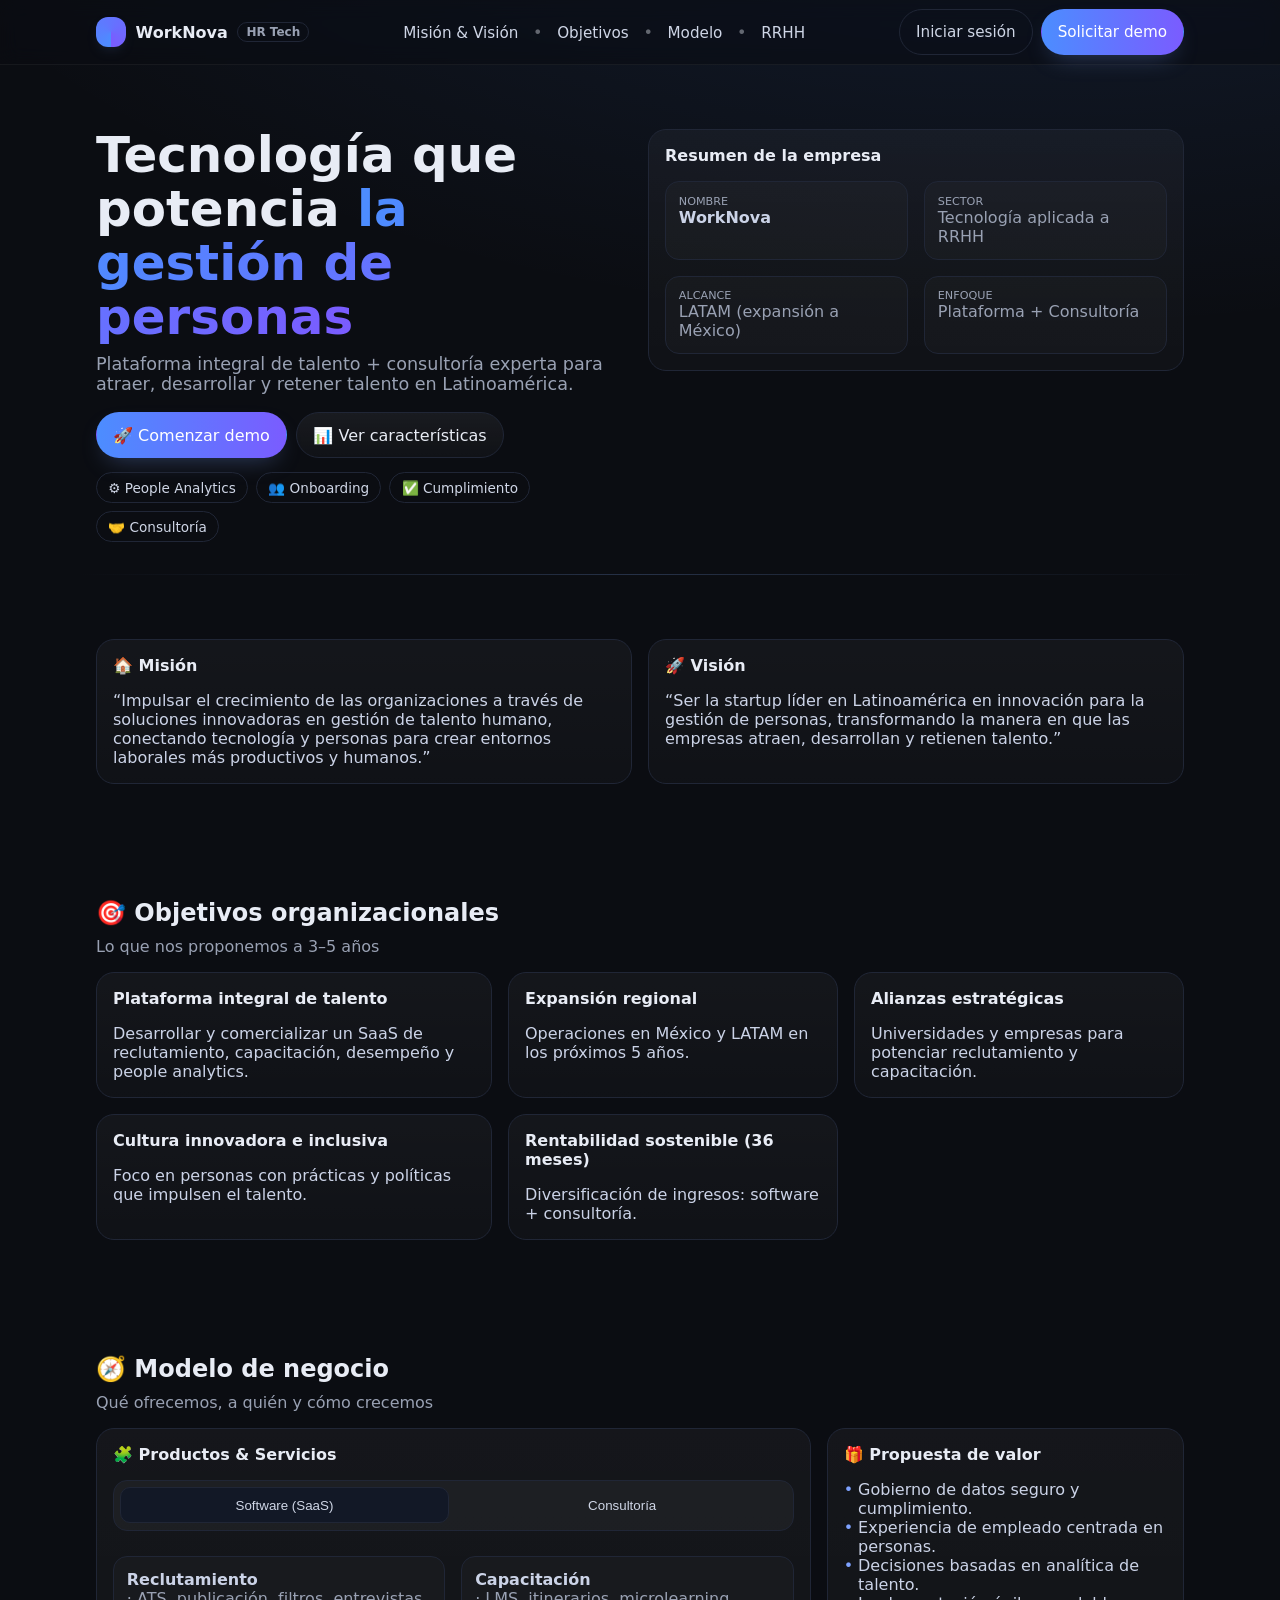
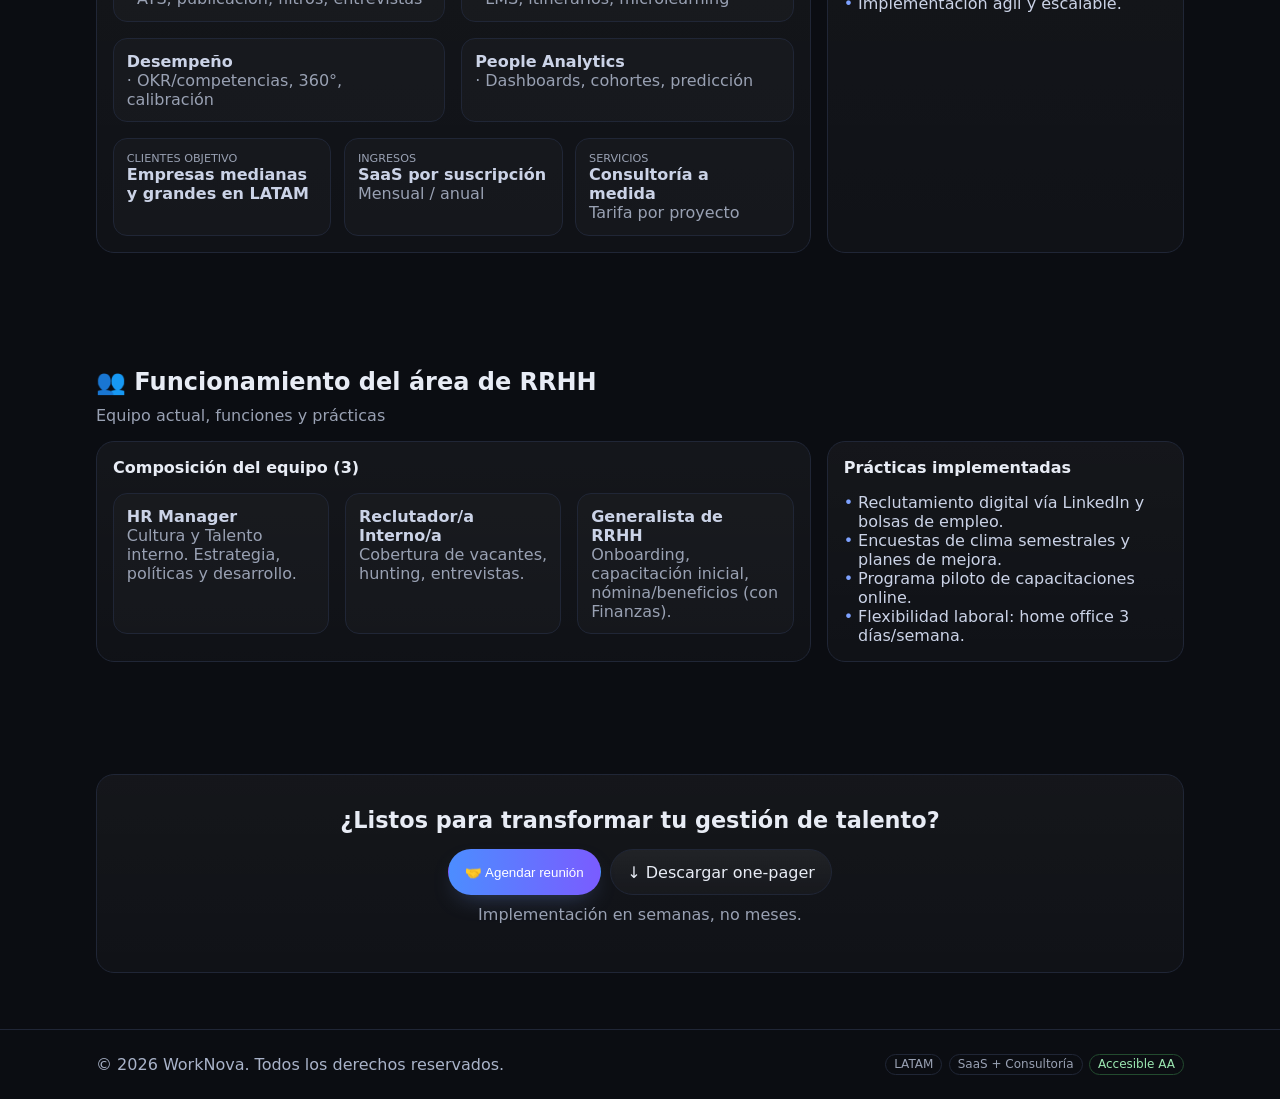
<file: index.html>
<!DOCTYPE html>
<html lang="es">
<head>
  <meta charset="utf-8" />
  <meta name="viewport" content="width=device-width, initial-scale=1" />
  <title>WorkNova · HR Tech</title>
  <meta name="description" content="WorkNova: Plataforma integral de talento + consultoría en RRHH para LATAM." />
  <style>
    :root{
      --bg: #0b0d12; /* deep slate */
      --card: #11151d;
      --muted: #99a1b3;
      --text: #e8ecf5;
      --primary: #4c8dff;
      --primary-2: #7a5cff;
      --ring: rgba(124, 164, 255, .35);
      --border: #202636;
      --ok: #22c55e;
    }
    *{box-sizing:border-box}
    html{scroll-behavior:smooth}
    body{margin:0;font-family:ui-sans-serif,system-ui,-apple-system,Segoe UI,Roboto,Ubuntu,Inter,Arial; color:var(--text); background:
      radial-gradient(1200px 600px at 80% -10%, rgba(76,141,255,.15), transparent),
      radial-gradient(900px 500px at -10% -20%, rgba(122,92,255,.15), transparent),
      var(--bg);
    }
    a{color:inherit;text-decoration:none}
    .container{max-width:1120px;margin:auto;padding:0 1rem}
    .btn{display:inline-flex;align-items:center;gap:.5rem;padding:.8rem 1rem;border-radius:999px;border:1px solid var(--border);background:linear-gradient(180deg,rgba(255,255,255,.06),rgba(255,255,255,.02));color:var(--text);cursor:pointer}
    .btn.primary{border-color:transparent;background:linear-gradient(90deg,var(--primary),var(--primary-2));color:#fff;box-shadow:0 10px 24px -10px var(--ring)}
    .btn.ghost{background:transparent}
    .btn:focus{outline:2px solid var(--ring);outline-offset:2px}
    .badge{display:inline-flex;align-items:center;border:1px solid var(--border);padding:.15rem .5rem;border-radius:999px;font-size:.75rem;color:var(--muted)}
    header{position:sticky;top:0;backdrop-filter:saturate(140%) blur(10px);background:rgba(11,13,18,.6);border-bottom:1px solid rgba(255,255,255,.05);z-index:50}
    .nav{height:64px;display:flex;align-items:center;justify-content:space-between}
    .nav a{font-size:.95rem; color:#cfd6e6}
    .nav a:hover{text-decoration:underline}
    .brand{display:flex;align-items:center;gap:.6rem;font-weight:800}
    .logo{width:30px;height:30px;border-radius:12px;background:conic-gradient(from 180deg at 50% 50%, var(--primary), var(--primary-2));box-shadow:0 6px 16px -8px var(--ring)}

    /* Layout helpers */
    .grid{display:grid;gap:1rem}
    @media(min-width:768px){.grid-md-2{grid-template-columns:1fr 1fr}}
    @media(min-width:1024px){.grid-lg-3{grid-template-columns:1.2fr 1fr 1fr}}
    .section{padding:56px 1rem;scroll-margin-top:64px}

    .card{background:linear-gradient(180deg, rgba(255,255,255,.04), rgba(255,255,255,.02)); border:1px solid var(--border); border-radius:18px}
    .card .hd{padding:1rem 1rem 0;font-weight:700}
    .card .bd{padding:1rem;color:#cbd3e7}

    .muted{color:var(--muted)}
    .title-xl{font-size:clamp(1.8rem, 2.4vw + 1.2rem, 3.2rem);line-height:1.08;margin:0}
    .title-lg{font-size:1.5rem;margin:.2rem 0 .8rem}

    .pill{border:1px solid var(--border);border-radius:999px;padding:.4rem .7rem;display:inline-flex;align-items:center;gap:.4rem;font-size:.85rem;color:#cfd6e6}

    .hero{padding:64px 1rem 24px}
    .hero .kicker{display:flex;flex-wrap:wrap;gap:.5rem;margin-top:14px}

    .sep{height:1px;background:linear-gradient(90deg,transparent,#263147,transparent); margin:8px auto; max-width:1120px}

    .list{margin:0;padding:0;list-style:none}
    .list li{padding-left:.9rem;position:relative}
    .list li:before{content:"•";position:absolute;left:0;color:#7ea2ff}

    .chip{display:inline-flex;flex-direction:column;padding:.8rem;border-radius:14px;border:1px solid var(--border);background:rgba(255,255,255,.02)}
    .chip .cap{font-size:.7rem;color:var(--muted);text-transform:uppercase}

    /* Tabs */
    .tabs{display:grid;gap:.8rem}
    .tab-bar{display:grid;grid-template-columns:1fr 1fr;gap:.6rem;background:rgba(255,255,255,.04);border:1px solid var(--border);padding:.4rem;border-radius:14px}
    .tab-btn{padding:.6rem;border:0;border-radius:10px;color:#cfd6e6;background:transparent;cursor:pointer}
    .tab-btn[aria-selected="true"]{background:#121826;border:1px solid var(--border)}
    .tab-panel{display:none}
    .tab-panel[aria-hidden="false"]{display:block}

    /* Animations */
    .fade-up{opacity:0; transform:translateY(10px); transition:opacity .5s ease, transform .5s ease}
    .fade-up.show{opacity:1; transform:translateY(0)}

    /* Footer */
    footer{border-top:1px solid var(--border); padding:24px 0; color:#a9b3c9}

    /* Menú móvil */
    .menu-btn{display:none;width:42px;height:42px;border-radius:12px;border:1px solid var(--border);background:transparent;color:var(--text);cursor:pointer;font-size:1.2rem}
    .mobile-nav{display:none;border-top:1px solid rgba(255,255,255,.05);padding:.6rem 1rem 1rem}
    .mobile-nav a:not(.btn){display:block;padding:.75rem .4rem;border-bottom:1px solid rgba(255,255,255,.05);color:#cfd6e6}
    .mobile-nav .btn{width:100%;justify-content:center;margin-top:.6rem}
    header.open .mobile-nav{display:block}

    /* Ventana de contacto */
    .modal-bg{position:fixed;inset:0;background:rgba(0,0,0,.6);display:none;place-items:center;padding:1rem;z-index:100}
    .modal-bg.show{display:grid}
    .modal{width:min(520px,100%);background:var(--card);border:1px solid var(--border);border-radius:18px;padding:1.4rem;box-shadow:0 30px 80px rgba(0,0,0,.5)}
    .modal h3{margin:0 0 .3rem;font-size:1.3rem}
    .field{margin-top:.8rem}
    .field label{display:block;font-size:.85rem;color:#cfd6e6;margin-bottom:.3rem}
    .field input,.field textarea,.field select{width:100%;padding:.7rem .8rem;border-radius:12px;border:1px solid var(--border);background:#0d1118;color:var(--text);font:inherit}
    .field input:focus,.field textarea:focus,.field select:focus{outline:2px solid var(--ring);border-color:transparent}
    .field textarea{min-height:90px;resize:vertical}

    /* Responsive */
    @media (max-width:860px){
      .hide-sm,.desk-only{display:none !important}
      .menu-btn{display:inline-grid;place-items:center}
      .stack-sm{grid-template-columns:1fr !important}
      .hero{padding:40px 1rem 16px}
      .section{padding:40px 1rem}
    }
  </style>
</head>
<body>
  <header>
    <div class="container nav">
      <div class="brand">
        <div class="logo" aria-hidden="true"></div>
        <span>WorkNova</span>
        <span class="badge" aria-label="Rubro">HR Tech</span>
      </div>
      <nav class="hide-sm">
        <a href="#mision-vision">Misión & Visión</a>
        <span style="opacity:.4;margin:0 .6rem">•</span>
        <a href="#objetivos">Objetivos</a>
        <span style="opacity:.4;margin:0 .6rem">•</span>
        <a href="#modelo">Modelo</a>
        <span style="opacity:.4;margin:0 .6rem">•</span>
        <a href="#rrhh">RRHH</a>
      </nav>
      <div style="display:flex;gap:.5rem;align-items:center">
        <a class="btn ghost desk-only" href="sistema.html" role="button" aria-label="Iniciar sesión">Iniciar sesión</a>
        <a class="btn primary desk-only" href="demo.html" role="button" aria-label="Solicitar demo">Solicitar demo</a>
        <button class="menu-btn" type="button" aria-label="Abrir menú" aria-expanded="false" data-menu>☰</button>
      </div>
    </div>
    <nav class="mobile-nav" aria-label="Menú">
      <a href="#mision-vision">Misión & Visión</a>
      <a href="#objetivos">Objetivos</a>
      <a href="#modelo">Modelo</a>
      <a href="#rrhh">RRHH</a>
      <a class="btn" href="sistema.html">Iniciar sesión</a>
      <a class="btn primary" href="demo.html">Solicitar demo</a>
    </nav>
  </header>

  <section class="container hero grid grid-md-2">
    <div class="fade-up show" style="transition-delay:.05s">
      <h1 class="title-xl">Tecnología que potencia <span style="background:linear-gradient(90deg,var(--primary),var(--primary-2));-webkit-background-clip:text;background-clip:text;color:transparent">la gestión de personas</span></h1>
      <p class="muted" style="margin-top:.6rem;font-size:1.1rem">Plataforma integral de talento + consultoría experta para atraer, desarrollar y retener talento en Latinoamérica.</p>
      <div style="margin-top:1rem;display:flex;gap:.6rem;flex-wrap:wrap">
        <a class="btn primary" href="demo.html" role="button">🚀 Comenzar demo</a>
        <a class="btn" href="#modelo">📊 Ver características</a>
      </div>
      <div class="kicker">
        <span class="pill">⚙️ People Analytics</span>
        <span class="pill">👥 Onboarding</span>
        <span class="pill">✅ Cumplimiento</span>
        <span class="pill">🤝 Consultoría</span>
      </div>
    </div>
    <div class="fade-up show" style="transition-delay:.12s">
      <div class="card">
        <div class="hd">Resumen de la empresa</div>
        <div class="bd grid stack-sm" style="grid-template-columns:1fr 1fr;gap:1rem">
          <div class="chip"><span class="cap">Nombre</span><strong>WorkNova</strong></div>
          <div class="chip"><span class="cap">Sector</span><span class="muted">Tecnología aplicada a RRHH</span></div>
          <div class="chip"><span class="cap">Alcance</span><span class="muted">LATAM (expansión a México)</span></div>
          <div class="chip"><span class="cap">Enfoque</span><span class="muted">Plataforma + Consultoría</span></div>
        </div>
      </div>
    </div>
  </section>

  <div class="sep" aria-hidden="true"></div>

  <section id="mision-vision" class="section container grid grid-md-2">
    <div class="card fade-up"><div class="hd">🏠 Misión</div><div class="bd">“Impulsar el crecimiento de las organizaciones a través de soluciones innovadoras en gestión de talento humano, conectando tecnología y personas para crear entornos laborales más productivos y humanos.”</div></div>
    <div class="card fade-up" style="transition-delay:.06s"><div class="hd">🚀 Visión</div><div class="bd">“Ser la startup líder en Latinoamérica en innovación para la gestión de personas, transformando la manera en que las empresas atraen, desarrollan y retienen talento.”</div></div>
  </section>

  <section id="objetivos" class="section container">
    <h2 class="title-lg">🎯 Objetivos organizacionales</h2>
    <p class="muted" style="margin-top:-.2rem">Lo que nos proponemos a 3–5 años</p>
    <div class="grid grid-md-2 grid-lg-3" style="margin-top:1rem">
      <div class="card fade-up"><div class="hd">Plataforma integral de talento</div><div class="bd">Desarrollar y comercializar un SaaS de reclutamiento, capacitación, desempeño y people analytics.</div></div>
      <div class="card fade-up" style="transition-delay:.04s"><div class="hd">Expansión regional</div><div class="bd">Operaciones en México y LATAM en los próximos 5 años.</div></div>
      <div class="card fade-up" style="transition-delay:.08s"><div class="hd">Alianzas estratégicas</div><div class="bd">Universidades y empresas para potenciar reclutamiento y capacitación.</div></div>
      <div class="card fade-up" style="transition-delay:.12s"><div class="hd">Cultura innovadora e inclusiva</div><div class="bd">Foco en personas con prácticas y políticas que impulsen el talento.</div></div>
      <div class="card fade-up" style="transition-delay:.16s"><div class="hd">Rentabilidad sostenible (36 meses)</div><div class="bd">Diversificación de ingresos: software + consultoría.</div></div>
    </div>
  </section>

  <section id="modelo" class="section container">
    <h2 class="title-lg">🧭 Modelo de negocio</h2>
    <p class="muted" style="margin-top:-.2rem">Qué ofrecemos, a quién y cómo crecemos</p>
    <div class="grid stack-sm" style="grid-template-columns:2fr 1fr;gap:1rem">
      <div class="card fade-up">
        <div class="hd">🧩 Productos & Servicios</div>
        <div class="bd">
          <div class="tabs" data-tabs>
            <div class="tab-bar" role="tablist" aria-label="Productos y servicios">
              <button class="tab-btn" role="tab" aria-selected="true" aria-controls="panel-software" id="tab-software">Software (SaaS)</button>
              <button class="tab-btn" role="tab" aria-selected="false" aria-controls="panel-consultoria" id="tab-consultoria">Consultoría</button>
            </div>
            <div id="panel-software" class="tab-panel" role="tabpanel" aria-labelledby="tab-software" aria-hidden="false">
              <div class="grid grid-md-2" style="margin-top:.8rem">
                <div class="chip"><strong>Reclutamiento</strong><span class="muted">· ATS, publicación, filtros, entrevistas</span></div>
                <div class="chip"><strong>Capacitación</strong><span class="muted">· LMS, itinerarios, microlearning</span></div>
                <div class="chip"><strong>Desempeño</strong><span class="muted">· OKR/competencias, 360°, calibración</span></div>
                <div class="chip"><strong>People Analytics</strong><span class="muted">· Dashboards, cohortes, predicción</span></div>
              </div>
            </div>
            <div id="panel-consultoria" class="tab-panel" role="tabpanel" aria-labelledby="tab-consultoria" aria-hidden="true">
              <div class="grid grid-md-2" style="margin-top:.8rem">
                <div class="chip"><strong>Selección & Headhunting</strong><span class="muted">· Perfiles clave, assessment center</span></div>
                <div class="chip"><strong>Compensaciones & Beneficios</strong><span class="muted">· Bandas, equidad interna, paquetes</span></div>
                <div class="chip"><strong>Clima & Cultura</strong><span class="muted">· Encuestas, workshops, acción</span></div>
                <div class="chip"><strong>Desarrollo Organizacional</strong><span class="muted">· Mapa de talento, sucesión</span></div>
              </div>
            </div>
          </div>

          <div class="grid stack-sm" style="grid-template-columns:repeat(3,1fr);gap:.8rem;margin-top:1rem">
            <div class="chip"><span class="cap">Clientes objetivo</span><strong>Empresas medianas y grandes en LATAM</strong></div>
            <div class="chip"><span class="cap">Ingresos</span><strong>SaaS por suscripción</strong><span class="muted">Mensual / anual</span></div>
            <div class="chip"><span class="cap">Servicios</span><strong>Consultoría a medida</strong><span class="muted">Tarifa por proyecto</span></div>
          </div>
        </div>
      </div>

      <div class="card fade-up" style="transition-delay:.06s">
        <div class="hd">🎁 Propuesta de valor</div>
        <div class="bd">
          <ul class="list">
            <li>Gobierno de datos seguro y cumplimiento.</li>
            <li>Experiencia de empleado centrada en personas.</li>
            <li>Decisiones basadas en analítica de talento.</li>
            <li>Implementación ágil y escalable.</li>
          </ul>
        </div>
      </div>
    </div>
  </section>

  <section id="rrhh" class="section container">
    <h2 class="title-lg">👥 Funcionamiento del área de RRHH</h2>
    <p class="muted" style="margin-top:-.2rem">Equipo actual, funciones y prácticas</p>

    <div class="grid stack-sm" style="grid-template-columns:2fr 1fr;gap:1rem">
      <div class="card fade-up">
        <div class="hd">Composición del equipo (3)</div>
        <div class="bd grid stack-sm" style="grid-template-columns:repeat(3,1fr)">
          <div class="chip"><strong>HR Manager</strong><span class="muted">Cultura y Talento interno. Estrategia, políticas y desarrollo.</span></div>
          <div class="chip"><strong>Reclutador/a Interno/a</strong><span class="muted">Cobertura de vacantes, hunting, entrevistas.</span></div>
          <div class="chip"><strong>Generalista de RRHH</strong><span class="muted">Onboarding, capacitación inicial, nómina/beneficios (con Finanzas).</span></div>
        </div>
      </div>

      <div class="card fade-up" style="transition-delay:.08s">
        <div class="hd">Prácticas implementadas</div>
        <div class="bd">
          <ul class="list">
            <li>Reclutamiento digital vía LinkedIn y bolsas de empleo.</li>
            <li>Encuestas de clima semestrales y planes de mejora.</li>
            <li>Programa piloto de capacitaciones online.</li>
            <li>Flexibilidad laboral: home office 3 días/semana.</li>
          </ul>
        </div>
      </div>
    </div>
  </section>

  <section id="cta" class="section container">
    <div class="card fade-up" style="text-align:center;padding:1rem">
      <div class="hd" style="font-size:1.4rem">¿Listos para transformar tu gestión de talento?</div>
      <div class="bd">
        <div style="display:flex;gap:.6rem;justify-content:center;flex-wrap:wrap">
          <button class="btn primary" type="button" data-contacto>🤝 Agendar reunión</button>
          <a class="btn" href="onepager.html" target="_blank" rel="noopener">↓ Descargar one‑pager</a>
        </div>
        <p class="muted" style="margin-top:.6rem">Implementación en semanas, no meses.</p>
      </div>
    </div>
  </section>

  <div class="modal-bg" data-modal role="dialog" aria-modal="true" aria-labelledby="contacto-titulo">
    <form class="modal" data-form>
      <h3 id="contacto-titulo">Agendar una reunión</h3>
      <p class="muted" style="margin:0">Dejanos tus datos y te respondemos para coordinar día y horario.</p>
      <div class="field"><label for="c-nombre">Nombre y apellido</label><input id="c-nombre" name="nombre" required autocomplete="name"></div>
      <div class="field"><label for="c-empresa">Empresa</label><input id="c-empresa" name="empresa" autocomplete="organization"></div>
      <div class="field"><label for="c-email">Correo electrónico</label><input id="c-email" name="email" type="email" required autocomplete="email"></div>
      <div class="field"><label for="c-interes">Me interesa</label><select id="c-interes" name="interes"><option>Plataforma (SaaS)</option><option>Consultoría</option><option>Ambas</option></select></div>
      <div class="field"><label for="c-msg">Mensaje (opcional)</label><textarea id="c-msg" name="mensaje" placeholder="Cantidad de empleados, horarios que te quedan cómodos…"></textarea></div>
      <div style="display:flex;gap:.6rem;justify-content:flex-end;margin-top:1.1rem;flex-wrap:wrap">
        <button class="btn" type="button" data-cerrar>Cancelar</button>
        <button class="btn primary" type="submit">Enviar solicitud</button>
      </div>
      <p class="muted" style="font-size:.8rem;margin:.8rem 0 0">Se abrirá tu programa de correo con el mensaje listo para enviar.</p>
    </form>
  </div>

  <footer>
    <div class="container" style="display:flex;align-items:center;justify-content:space-between;gap:.8rem;flex-wrap:wrap">
      <div>© <span id="y"></span> WorkNova. Todos los derechos reservados.</div>
      <div style="display:flex;gap:.4rem;flex-wrap:wrap">
        <span class="badge">LATAM</span>
        <span class="badge">SaaS + Consultoría</span>
        <span class="badge" style="border-color:#234b2f;color:#9ce8b2">Accesible AA</span>
      </div>
    </div>
  </footer>

  <script>
    // Año del footer
    document.getElementById('y').textContent = new Date().getFullYear();

    // Tabs accesibles (sin frameworks)
    document.querySelectorAll('[data-tabs]').forEach(function(tabs){
      const btns = tabs.querySelectorAll('[role="tab"]');
      const panels = tabs.querySelectorAll('[role="tabpanel"]');
      function activate(id){
        btns.forEach(b=>{b.setAttribute('aria-selected', b.id===id);});
        panels.forEach(p=>{p.setAttribute('aria-hidden', p.getAttribute('aria-labelledby')!==id);});
      }
      btns.forEach(btn=>{
        btn.addEventListener('click', ()=>activate(btn.id));
        btn.addEventListener('keydown', (e)=>{
          const i = Array.from(btns).indexOf(document.activeElement);
          if(e.key==='ArrowRight') btns[(i+1)%btns.length].focus();
          if(e.key==='ArrowLeft') btns[(i-1+btns.length)%btns.length].focus();
        });
      });
    });

    // Animación de aparición en scroll
    const observer = new IntersectionObserver((entries)=>{
      entries.forEach(e=>{ if(e.isIntersecting) e.target.classList.add('show'); });
    }, {threshold: .08});

    document.querySelectorAll('.fade-up').forEach(el=>observer.observe(el));

    // Menú móvil
    const header = document.querySelector('header');
    const menuBtn = document.querySelector('[data-menu]');
    menuBtn.addEventListener('click', ()=>{
      const abierto = header.classList.toggle('open');
      menuBtn.setAttribute('aria-expanded', abierto); menuBtn.textContent = abierto ? '✕' : '☰';
    });
    document.querySelectorAll('.mobile-nav a').forEach(a=>a.addEventListener('click', ()=>{ header.classList.remove('open'); menuBtn.textContent='☰'; menuBtn.setAttribute('aria-expanded', false); }));

    // Agendar reunión: arma un correo listo para enviar
    const CONTACTO_EMAIL = 'contacto@worknova.com'; // ← cambiá esta dirección por la real
    const modal = document.querySelector('[data-modal]');
    const abrir = ()=>{ modal.classList.add('show'); document.getElementById('c-nombre').focus(); };
    const cerrar = ()=> modal.classList.remove('show');
    document.querySelectorAll('[data-contacto]').forEach(b=>b.addEventListener('click', abrir));
    modal.querySelector('[data-cerrar]').addEventListener('click', cerrar);
    modal.addEventListener('click', e=>{ if(e.target===modal) cerrar(); });
    document.addEventListener('keydown', e=>{ if(e.key==='Escape') cerrar(); });
    document.querySelector('[data-form]').addEventListener('submit', e=>{
      e.preventDefault();
      const f = Object.fromEntries(new FormData(e.target));
      const asunto = `Solicitud de reunión – ${f.empresa || f.nombre}`;
      const cuerpo = `Nombre: ${f.nombre}\nEmpresa: ${f.empresa || '-'}\nCorreo: ${f.email}\nInterés: ${f.interes}\n\n${f.mensaje || ''}`;
      window.location.href = `mailto:${CONTACTO_EMAIL}?subject=${encodeURIComponent(asunto)}&body=${encodeURIComponent(cuerpo)}`;
      cerrar(); e.target.reset();
    });
  </script>
</body>
</html>
</file>
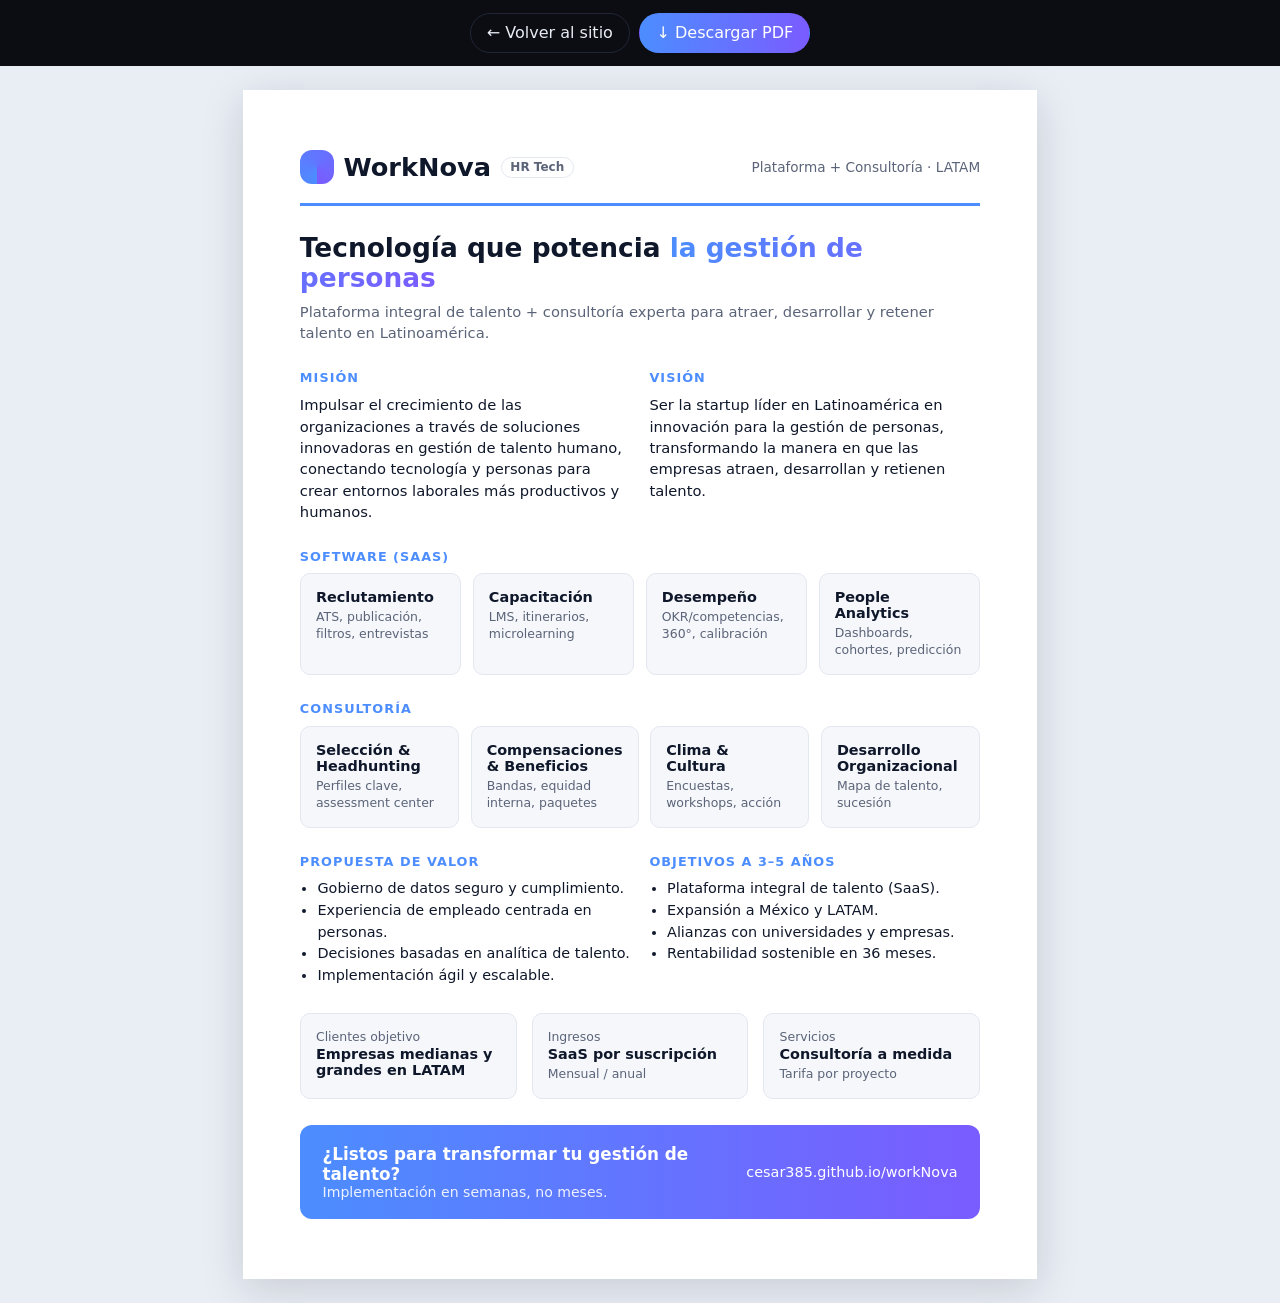
<file: onepager.html>
<!DOCTYPE html>
<html lang="es">
<head>
  <meta charset="utf-8" />
  <meta name="viewport" content="width=device-width, initial-scale=1" />
  <title>WorkNova · One-pager</title>
  <meta name="description" content="Resumen de una página de WorkNova: plataforma de talento + consultoría en RRHH." />
  <style>
    :root{ --primary:#4c8dff; --primary-2:#7a5cff; --text:#0f172a; --muted:#5b6478; --border:#e3e7ef; --soft:#f5f7fb; }
    *{box-sizing:border-box}
    body{margin:0;font-family:ui-sans-serif,system-ui,-apple-system,Segoe UI,Roboto,Ubuntu,Inter,Arial;color:var(--text);background:#e9edf4}
    .barra{position:sticky;top:0;display:flex;gap:.6rem;justify-content:center;padding:.8rem;background:#0b0d12;z-index:5}
    .barra a,.barra button{display:inline-flex;align-items:center;gap:.4rem;padding:.6rem 1rem;border-radius:999px;border:1px solid #202636;background:transparent;color:#e8ecf5;font:inherit;cursor:pointer;text-decoration:none}
    .barra button{background:linear-gradient(90deg,var(--primary),var(--primary-2));border-color:transparent;color:#fff}
    .hoja{width:210mm;min-height:297mm;margin:1.5rem auto;background:#fff;padding:16mm 15mm;box-shadow:0 10px 40px rgba(15,23,42,.15);display:flex;flex-direction:column;gap:7mm}
    .top{display:flex;justify-content:space-between;align-items:center;border-bottom:3px solid var(--primary);padding-bottom:5mm}
    .marca{display:flex;align-items:center;gap:.6rem;font-weight:800;font-size:1.6rem}
    .logo{width:34px;height:34px;border-radius:12px;background:conic-gradient(from 180deg at 50% 50%, var(--primary), var(--primary-2))}
    .tag{font-size:.75rem;border:1px solid var(--border);border-radius:999px;padding:.15rem .55rem;color:var(--muted)}
    h1{font-size:1.65rem;line-height:1.15;margin:0}
    h1 span{background:linear-gradient(90deg,var(--primary),var(--primary-2));-webkit-background-clip:text;background-clip:text;color:transparent}
    h2{font-size:.8rem;text-transform:uppercase;letter-spacing:.08em;color:var(--primary);margin:0 0 2.5mm}
    p{margin:0;line-height:1.45;font-size:.92rem}
    .muted{color:var(--muted)}
    .g2{display:grid;grid-template-columns:1fr 1fr;gap:5mm}
    .g3{display:grid;grid-template-columns:repeat(3,1fr);gap:4mm}
    .g4{display:grid;grid-template-columns:repeat(4,1fr);gap:3mm}
    .caja{background:var(--soft);border:1px solid var(--border);border-radius:10px;padding:4mm}
    .caja b{display:block;font-size:.9rem;margin-bottom:1mm}
    .caja small{color:var(--muted);font-size:.78rem;line-height:1.35;display:block}
    ul{margin:0;padding-left:1.1rem;font-size:.9rem;line-height:1.5}
    .cta{margin-top:auto;background:linear-gradient(90deg,var(--primary),var(--primary-2));color:#fff;border-radius:12px;padding:5mm 6mm;display:flex;justify-content:space-between;align-items:center;gap:4mm}
    .cta b{font-size:1.05rem}
    @media print{
      @page{size:A4;margin:0}
      body{background:#fff}
      .barra{display:none}
      .hoja{margin:0;box-shadow:none;width:auto;min-height:auto;height:297mm}
      *{-webkit-print-color-adjust:exact;print-color-adjust:exact}
    }
    @media screen and (max-width:820px){
      .hoja{width:auto;min-height:auto;margin:1rem;padding:1.2rem}
      .g2,.g3,.g4{grid-template-columns:1fr}
      .cta{flex-direction:column;align-items:flex-start}
    }
  </style>
</head>
<body>
  <div class="barra">
    <a href="index.html">← Volver al sitio</a>
    <button type="button" onclick="window.print()">↓ Descargar PDF</button>
  </div>

  <main class="hoja">
    <div class="top">
      <div class="marca"><div class="logo" aria-hidden="true"></div>WorkNova <span class="tag">HR Tech</span></div>
      <span class="muted" style="font-size:.85rem">Plataforma + Consultoría · LATAM</span>
    </div>

    <section>
      <h1>Tecnología que potencia <span>la gestión de personas</span></h1>
      <p class="muted" style="margin-top:2mm">Plataforma integral de talento + consultoría experta para atraer, desarrollar y retener talento en Latinoamérica.</p>
    </section>

    <section class="g2">
      <div><h2>Misión</h2><p>Impulsar el crecimiento de las organizaciones a través de soluciones innovadoras en gestión de talento humano, conectando tecnología y personas para crear entornos laborales más productivos y humanos.</p></div>
      <div><h2>Visión</h2><p>Ser la startup líder en Latinoamérica en innovación para la gestión de personas, transformando la manera en que las empresas atraen, desarrollan y retienen talento.</p></div>
    </section>

    <section>
      <h2>Software (SaaS)</h2>
      <div class="g4">
        <div class="caja"><b>Reclutamiento</b><small>ATS, publicación, filtros, entrevistas</small></div>
        <div class="caja"><b>Capacitación</b><small>LMS, itinerarios, microlearning</small></div>
        <div class="caja"><b>Desempeño</b><small>OKR/competencias, 360°, calibración</small></div>
        <div class="caja"><b>People Analytics</b><small>Dashboards, cohortes, predicción</small></div>
      </div>
    </section>

    <section>
      <h2>Consultoría</h2>
      <div class="g4">
        <div class="caja"><b>Selección & Headhunting</b><small>Perfiles clave, assessment center</small></div>
        <div class="caja"><b>Compensaciones & Beneficios</b><small>Bandas, equidad interna, paquetes</small></div>
        <div class="caja"><b>Clima & Cultura</b><small>Encuestas, workshops, acción</small></div>
        <div class="caja"><b>Desarrollo Organizacional</b><small>Mapa de talento, sucesión</small></div>
      </div>
    </section>

    <section class="g2">
      <div>
        <h2>Propuesta de valor</h2>
        <ul>
          <li>Gobierno de datos seguro y cumplimiento.</li>
          <li>Experiencia de empleado centrada en personas.</li>
          <li>Decisiones basadas en analítica de talento.</li>
          <li>Implementación ágil y escalable.</li>
        </ul>
      </div>
      <div>
        <h2>Objetivos a 3–5 años</h2>
        <ul>
          <li>Plataforma integral de talento (SaaS).</li>
          <li>Expansión a México y LATAM.</li>
          <li>Alianzas con universidades y empresas.</li>
          <li>Rentabilidad sostenible en 36 meses.</li>
        </ul>
      </div>
    </section>

    <section class="g3">
      <div class="caja"><small>Clientes objetivo</small><b>Empresas medianas y grandes en LATAM</b></div>
      <div class="caja"><small>Ingresos</small><b>SaaS por suscripción</b><small>Mensual / anual</small></div>
      <div class="caja"><small>Servicios</small><b>Consultoría a medida</b><small>Tarifa por proyecto</small></div>
    </section>

    <div class="cta">
      <div><b>¿Listos para transformar tu gestión de talento?</b><div style="opacity:.9;font-size:.88rem">Implementación en semanas, no meses.</div></div>
      <div style="font-size:.9rem;text-align:right">cesar385.github.io/workNova</div>
    </div>
  </main>
</body>
</html>
</file>
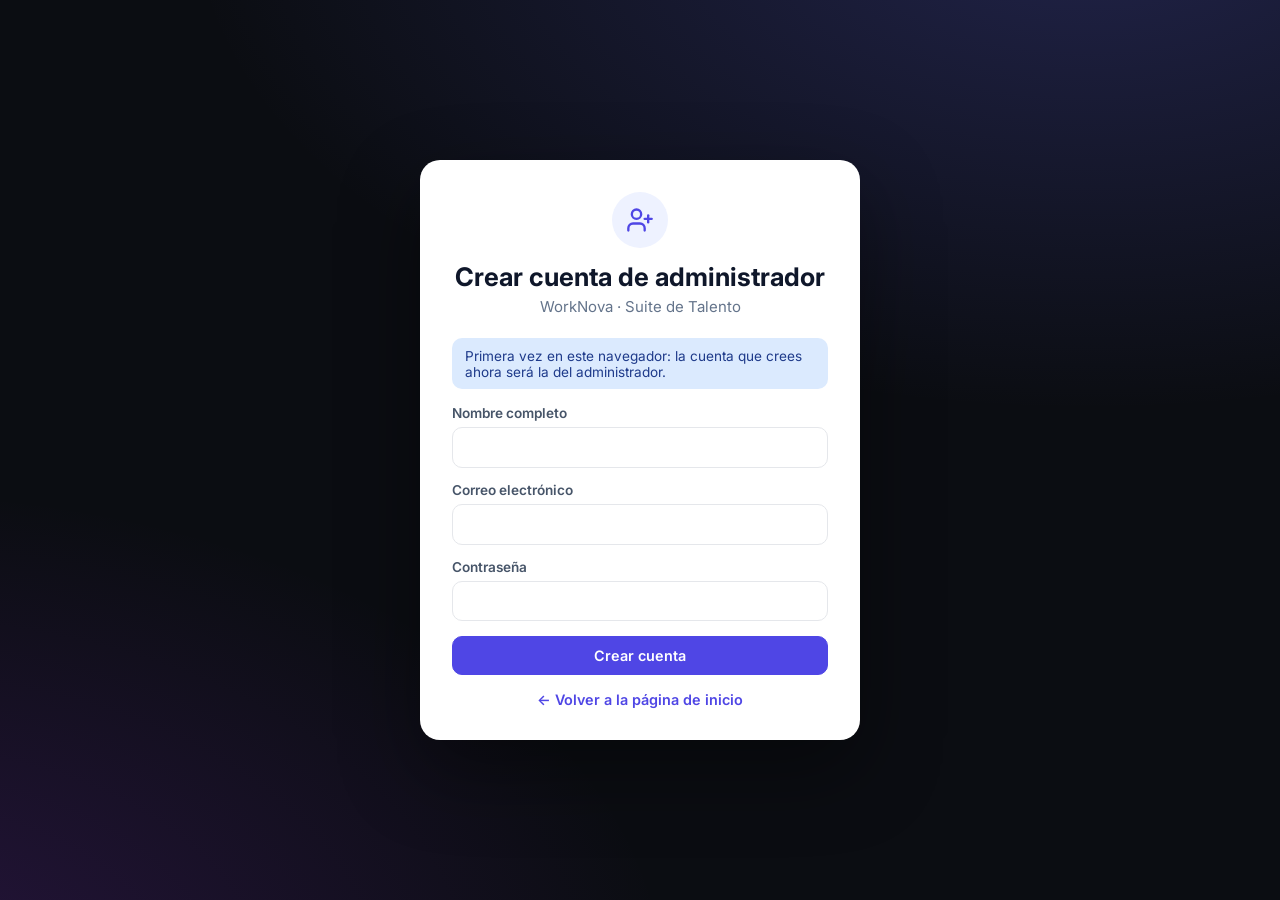
<file: sistema.html>
<!DOCTYPE html>
<html lang="es">
<head>
  <meta charset="utf-8">
  <meta name="viewport" content="width=device-width, initial-scale=1">
  <title>WorkNova · Suite de Talento</title>
  <meta name="description" content="WorkNova HR Platform: gestión integral de talento.">
  <link rel="preconnect" href="https://fonts.googleapis.com">
  <link href="https://fonts.googleapis.com/css2?family=Inter:wght@400;500;600;700;800&display=swap" rel="stylesheet">
  <link rel="stylesheet" href="styles.css">
  <script src="lucide.min.js"></script>
</head>
<body>
  <div id="app"></div>
  <noscript>WorkNova necesita JavaScript activado.</noscript>
  <script type="module" src="app.js"></script>
</body>
</html>
</file>
<file: styles.css>
:root {
  --bg: #f6f7fb;
  --card: #ffffff;
  --text: #0f172a;
  --muted: #64748b;
  --border: #e5e7eb;
  --side: #0f172a;
  --side-2: #1e293b;
  --side-text: #cbd5e1;
  --primary: #4f46e5;
  --primary-hover: #4338ca;
  --primary-soft: #eef2ff;
  --violet: #9333ea;
  --ok: #16a34a; --ok-soft: #dcfce7;
  --warn: #d97706; --warn-soft: #fef3c7;
  --bad: #dc2626; --bad-soft: #fee2e2;
  --info: #2563eb; --info-soft: #dbeafe;
  --radius: 16px;
  --shadow: 0 1px 2px rgba(15, 23, 42, .04), 0 4px 16px rgba(15, 23, 42, .05);
  --soft: #f1f5f9; --soft2: #f8fafc; --text-2: #475569;
  color-scheme: light;
}
:root[data-theme="dark"] { --bg: #0b1020; --card: #121a2e; --text: #e5e9f2; --muted: #94a3b8; --border: #243049; --side: #070b16; --side-2: #18223a;
  --primary-soft: #1e2350; --ok-soft: #12321f; --warn-soft: #3a2a0c; --bad-soft: #3b1414; --info-soft: #132a4f; --soft: #1a2440; --soft2: #0f172b; --text-2: #c3cad8;
  --shadow: 0 1px 2px rgba(0,0,0,.3), 0 4px 16px rgba(0,0,0,.25); color-scheme: dark; }
@media (prefers-color-scheme: dark) { :root:not([data-theme="light"]) { --bg: #0b1020; --card: #121a2e; --text: #e5e9f2; --muted: #94a3b8; --border: #243049; --side: #070b16; --side-2: #18223a;
  --primary-soft: #1e2350; --ok-soft: #12321f; --warn-soft: #3a2a0c; --bad-soft: #3b1414; --info-soft: #132a4f; --soft: #1a2440; --soft2: #0f172b; --text-2: #c3cad8;
  --shadow: 0 1px 2px rgba(0,0,0,.3), 0 4px 16px rgba(0,0,0,.25); color-scheme: dark; } }
* { box-sizing: border-box; }
html, body { margin: 0; height: 100%; }
body { font-family: 'Inter', ui-sans-serif, system-ui, -apple-system, 'Segoe UI', Roboto, Arial, sans-serif; background: var(--bg); color: var(--text); font-size: 15px; }
a { color: inherit; text-decoration: none; }
button, input, select, textarea { font: inherit; color: inherit; }
[data-lucide] { width: 18px; height: 18px; stroke-width: 2; flex: none; }

/* ---------- Layout ---------- */
.shell { display: grid; grid-template-columns: 256px 1fr; min-height: 100vh; }
.side { background: var(--side); color: var(--side-text); display: flex; flex-direction: column; position: sticky; top: 0; height: 100vh; z-index: 40; }
.brand { display: flex; gap: .7rem; align-items: center; padding: 1.1rem 1rem; border-bottom: 1px solid rgba(255,255,255,.06); }
.brand-logo { width: 40px; height: 40px; border-radius: 10px; background: linear-gradient(135deg, #1e3a8a, #312e81); display: grid; place-items: center; color: #fff; font-weight: 800; overflow: hidden; }
.brand-logo img { width: 100%; height: 100%; object-fit: cover; }
.brand b { color: #fff; font-size: 1.15rem; display: block; }
.brand small { font-size: .72rem; color: #94a3b8; }
.nav { flex: 1; overflow-y: auto; padding: .8rem .6rem; display: flex; flex-direction: column; gap: 2px; }
.nav a { display: flex; align-items: center; gap: .75rem; padding: .62rem .75rem; border-radius: 10px; font-size: .93rem; }
.nav a:hover { background: rgba(255,255,255,.05); color: #fff; }
.nav a.on { background: var(--side-2); color: #fff; font-weight: 600; }
.nav .badge-n { margin-left: auto; background: var(--primary); color: #fff; border-radius: 99px; font-size: .7rem; padding: 0 .45rem; }
.side-foot { padding: .9rem 1rem; font-size: .72rem; color: #64748b; border-top: 1px solid rgba(255,255,255,.06); }

.main { min-width: 0; display: flex; flex-direction: column; }
.topbar { height: 64px; background: var(--card); border-bottom: 1px solid var(--border); display: flex; align-items: center; justify-content: flex-end; gap: 1rem; padding: 0 1.5rem; position: sticky; top: 0; z-index: 30; }
.topbar .burger { display: none; margin-right: auto; }
.content { padding: 2rem; max-width: 1280px; width: 100%; }

.icon-btn { width: 38px; height: 38px; border-radius: 10px; border: 0; background: transparent; display: grid; place-items: center; cursor: pointer; position: relative; color: var(--muted); }
.icon-btn:hover { background: var(--soft); color: var(--text); }
.icon-btn .dot { position: absolute; top: 6px; right: 7px; width: 8px; height: 8px; border-radius: 50%; background: var(--bad); }
.user-chip { display: flex; align-items: center; gap: .6rem; cursor: pointer; padding: .3rem .5rem; border-radius: 12px; border: 0; background: none; }
.user-chip:hover { background: var(--soft); }
.user-chip b { display: block; font-size: .9rem; text-align: left; }
.user-chip small { color: var(--muted); font-size: .75rem; display: block; text-align: left; }
.avatar { width: 38px; height: 38px; border-radius: 50%; background: linear-gradient(135deg, #6366f1, #a855f7); color: #fff; display: grid; place-items: center; font-weight: 700; flex: none; }
.avatar.lg { width: 56px; height: 56px; font-size: 1.3rem; }

.menu { position: absolute; top: 58px; right: 1.5rem; background: var(--card); border: 1px solid var(--border); border-radius: 12px; box-shadow: var(--shadow); min-width: 220px; padding: .4rem; z-index: 60; }
.menu button, .menu a { width: 100%; display: flex; align-items: center; gap: .6rem; padding: .55rem .7rem; border: 0; background: none; border-radius: 8px; cursor: pointer; text-align: left; }
.menu button:hover, .menu a:hover { background: var(--soft); }
.notif-list { max-height: 360px; overflow: auto; min-width: 300px; }
.notif-list .n { padding: .6rem .7rem; border-radius: 8px; font-size: .88rem; }
.notif-list .n.unread { background: var(--primary-soft); }

/* ---------- Page header ---------- */
.ph { display: flex; justify-content: space-between; align-items: flex-start; gap: 1rem; margin-bottom: 1.6rem; flex-wrap: wrap; }
.ph h1 { margin: 0; font-size: 2rem; font-weight: 800; letter-spacing: -.02em; }
.ph p { margin: .3rem 0 0; color: var(--muted); }

/* ---------- Components ---------- */
.card { background: var(--card); border: 1px solid var(--border); border-radius: var(--radius); box-shadow: var(--shadow); }
.card-pad { padding: 1.4rem; }
.card h3 { margin: 0 0 1rem; font-size: 1.1rem; }
.grid { display: grid; gap: 1.2rem; }
.g2 { grid-template-columns: repeat(2, minmax(0, 1fr)); }
.g3 { grid-template-columns: repeat(3, minmax(0, 1fr)); }
.g4 { grid-template-columns: repeat(4, minmax(0, 1fr)); }
.mb { margin-bottom: 1.2rem; }

.stat { padding: 1.3rem; display: flex; justify-content: space-between; gap: .6rem; }
.stat .lbl { color: var(--muted); font-size: .9rem; }
.stat .val { font-size: 1.9rem; font-weight: 800; margin-top: .4rem; }
.stat .trend { font-size: .78rem; margin-top: .5rem; color: var(--muted); }
.stat .trend b.up { color: var(--ok); } .stat .trend b.down { color: var(--bad); }
.stat .ico { width: 48px; height: 48px; border-radius: 12px; display: grid; place-items: center; color: #fff; flex: none; }
.stat .ico [data-lucide] { width: 24px; height: 24px; }
.bg-blue { background: #3b82f6; } .bg-violet { background: #a855f7; } .bg-amber { background: #f59e0b; } .bg-green { background: #22c55e; } .bg-red { background: #ef4444; } .bg-indigo { background: var(--primary); }
.t-blue { color: var(--info); } .t-green { color: var(--ok); } .t-amber { color: var(--warn); } .t-red { color: var(--bad); } .t-violet { color: var(--violet); } .t-indigo { color: var(--primary); }

.btn { display: inline-flex; align-items: center; justify-content: center; gap: .5rem; padding: .62rem 1.05rem; border-radius: 10px; border: 1px solid var(--border); background: var(--card); cursor: pointer; font-weight: 600; font-size: .9rem; white-space: nowrap; }
.btn:hover { background: var(--soft2); }
.btn.primary { background: var(--primary); color: #fff; border-color: var(--primary); }
.btn.primary:hover { background: var(--primary-hover); }
.btn.danger { color: var(--bad); }
.btn.ok { background: var(--ok); border-color: var(--ok); color: #fff; }
.btn.sm { padding: .4rem .7rem; font-size: .82rem; }
.btn:disabled { opacity: .5; cursor: not-allowed; }
.btn-icon { width: 36px; height: 36px; padding: 0; }

.pill { display: inline-flex; align-items: center; padding: .15rem .6rem; border-radius: 99px; font-size: .75rem; font-weight: 600; background: var(--soft); color: var(--text-2); white-space: nowrap; }
.pill.ok { background: var(--ok-soft); color: #15803d; }
.pill.warn { background: var(--warn-soft); color: #b45309; }
.pill.bad { background: var(--bad-soft); color: #b91c1c; }
.pill.info { background: var(--info-soft); color: #1d4ed8; }
.pill.violet { background: #f3e8ff; color: #7e22ce; }

.toolbar { display: flex; gap: .8rem; padding: 1rem; align-items: center; flex-wrap: wrap; }
.search { flex: 1; min-width: 200px; position: relative; }
.search [data-lucide] { position: absolute; left: 12px; top: 50%; transform: translateY(-50%); color: #94a3b8; }
.search input { padding-left: 2.4rem; }

input, select, textarea { width: 100%; padding: .62rem .8rem; border: 1px solid var(--border); border-radius: 10px; background: var(--card); outline: none; }
input:focus, select:focus, textarea:focus { border-color: var(--primary); box-shadow: 0 0 0 3px rgba(79,70,229,.15); }
textarea { resize: vertical; min-height: 80px; }
label { display: block; font-size: .85rem; font-weight: 600; margin-bottom: .35rem; color: var(--text-2); }
.field { margin-bottom: .9rem; }
.form-grid { display: grid; grid-template-columns: 1fr 1fr; gap: 0 1rem; }
.form-grid .full { grid-column: 1 / -1; }
.form-sec { border-radius: 10px; padding: .55rem .9rem; font-weight: 700; margin: 1rem 0 .9rem; grid-column: 1 / -1; }
.form-sec.y { background: #fef3c7; color: #92400e; }
.form-sec.t { background: #ccfbf1; color: #115e59; }
.check { display: flex; gap: .6rem; align-items: flex-start; font-weight: 500; }
.check input { width: auto; margin-top: .2rem; }

.empty { text-align: center; color: var(--muted); padding: 2.5rem 1rem; }
.empty [data-lucide] { width: 40px; height: 40px; color: #cbd5e1; margin-bottom: .5rem; }

.list-row { display: flex; align-items: center; gap: .9rem; padding: .85rem 0; border-bottom: 1px solid var(--soft); }
.list-row:last-child { border-bottom: 0; }
.list-row .grow { flex: 1; min-width: 0; }
.list-row small { color: var(--muted); display: block; }
.bar { height: 8px; background: var(--soft); border-radius: 99px; overflow: hidden; }
.bar > i { display: block; height: 100%; background: var(--primary); border-radius: 99px; }

table { width: 100%; border-collapse: collapse; }
th { text-align: left; font-size: .78rem; color: var(--muted); text-transform: uppercase; letter-spacing: .03em; padding: .7rem .9rem; border-bottom: 1px solid var(--border); }
td { padding: .8rem .9rem; border-bottom: 1px solid var(--soft); font-size: .9rem; vertical-align: middle; }
.table-wrap { overflow-x: auto; }

/* Employees */
.emp-card { padding: 1.3rem; display: flex; flex-direction: column; gap: .5rem; }
.emp-head { display: flex; gap: .8rem; align-items: flex-start; }
.emp-head b { font-size: 1.05rem; display: block; }
.emp-head small { color: var(--muted); }
.emp-info { font-size: .86rem; color: var(--text-2); display: grid; gap: .35rem; margin: .4rem 0; }
.emp-info div { display: flex; gap: .5rem; align-items: center; min-width: 0; }
.emp-info span { overflow: hidden; text-overflow: ellipsis; white-space: nowrap; }
.emp-actions { display: flex; gap: .4rem; margin-top: auto; }

/* Kanban */
.kanban { display: grid; grid-template-columns: repeat(5, minmax(240px, 1fr)); gap: 1rem; overflow-x: auto; padding-bottom: .5rem; }
.kcol { background: var(--card); border: 1px solid var(--border); border-radius: var(--radius); min-height: 320px; display: flex; flex-direction: column; }
.kcol header { padding: .9rem 1rem; border-radius: var(--radius) var(--radius) 0 0; display: flex; justify-content: space-between; align-items: center; font-weight: 700; font-size: .92rem; }
.kcol header span { background: var(--card); border-radius: 99px; padding: 0 .5rem; font-size: .78rem; }
.kcol .kbody { padding: .8rem; display: flex; flex-direction: column; gap: .7rem; flex: 1; }
.kcol.drop { outline: 2px dashed var(--primary); }
.kcard { border: 1px solid var(--border); border-radius: 12px; padding: .85rem; background: var(--card); cursor: grab; box-shadow: 0 1px 2px rgba(0,0,0,.03); }
.kcard:hover { box-shadow: var(--shadow); }
.kcard b { display: block; } .kcard small { color: var(--muted); display: block; margin-top: .15rem; }

/* Gradient banner */
.banner { background: linear-gradient(110deg, #6366f1, #9333ea); color: #fff; border-radius: var(--radius); padding: 1.6rem; }
.banner h3 { margin: 0 0 1.1rem; font-size: 1.35rem; }
.banner .item { display: flex; gap: .7rem; } .banner .item b { display: block; margin-bottom: .2rem; } .banner .item p { margin: 0; opacity: .85; font-size: .9rem; }

/* Portal tiles */
.tile { border-radius: var(--radius); padding: 1.4rem; color: #fff; cursor: pointer; border: 0; text-align: left; display: flex; flex-direction: column; gap: .3rem; min-height: 140px; justify-content: flex-end; }
.tile [data-lucide] { width: 26px; height: 26px; margin-bottom: auto; }
.tile b { font-size: 1.15rem; } .tile small { opacity: .85; }
.tile.violet { background: linear-gradient(135deg, #8b5cf6, #7c3aed); }
.tile.blue { background: linear-gradient(135deg, #3b82f6, #0ea5e9); }
.tile.green { background: linear-gradient(135deg, #22c55e, #059669); }

.tabs { display: inline-flex; background: var(--soft); border-radius: 12px; padding: .3rem; gap: .2rem; margin-bottom: 1.2rem; flex-wrap: wrap; }
.tabs button { border: 0; background: none; padding: .5rem 1rem; border-radius: 9px; cursor: pointer; font-weight: 600; color: var(--muted); display: inline-flex; gap: .45rem; align-items: center; }
.tabs button.on { background: var(--card); color: var(--text); box-shadow: 0 1px 3px rgba(0,0,0,.08); }
.utabs { display: flex; gap: 1.4rem; border-bottom: 1px solid var(--border); margin-bottom: 1.2rem; }
.utabs button { border: 0; background: none; padding: .6rem .2rem; cursor: pointer; color: var(--muted); font-weight: 600; border-bottom: 2px solid transparent; }
.utabs button.on { color: var(--primary); border-color: var(--primary); }

/* Chat */
.chat { display: grid; grid-template-columns: 320px 1fr; height: calc(100vh - 64px - 4rem); min-height: 480px; overflow: hidden; }
.chat-list { border-right: 1px solid var(--border); display: flex; flex-direction: column; min-height: 0; }
.chat-list .hd { padding: 1rem; display: flex; justify-content: space-between; align-items: center; }
.chat-list .hd h3 { margin: 0; }
.chat-list .items { overflow: auto; flex: 1; }
.conv { padding: .8rem 1rem; display: flex; gap: .7rem; cursor: pointer; border-left: 3px solid transparent; }
.conv:hover { background: var(--soft2); }
.conv.on { background: var(--primary-soft); border-left-color: var(--primary); }
.conv .grow { min-width: 0; flex: 1; }
.conv small { color: var(--muted); display: block; white-space: nowrap; overflow: hidden; text-overflow: ellipsis; }
.chat-main { display: flex; flex-direction: column; min-height: 0; }
.chat-main .hd { padding: 1rem 1.2rem; border-bottom: 1px solid var(--border); display: flex; gap: .8rem; align-items: center; }
.msgs { flex: 1; overflow: auto; padding: 1.2rem; display: flex; flex-direction: column; gap: .6rem; background: var(--soft2); }
.msg { max-width: 70%; padding: .6rem .85rem; border-radius: 14px; background: var(--card); border: 1px solid var(--border); align-self: flex-start; }
.msg.me { align-self: flex-end; background: var(--primary); color: #fff; border-color: var(--primary); }
.msg small { display: block; font-size: .7rem; opacity: .7; margin-top: .2rem; }
.msg .who { font-size: .75rem; font-weight: 700; margin-bottom: .15rem; color: var(--primary); }
.composer { display: flex; gap: .6rem; padding: .9rem; border-top: 1px solid var(--border); }

/* Modal */
.modal-bg { position: fixed; inset: 0; background: rgba(15,23,42,.5); display: grid; place-items: center; z-index: 100; padding: 1rem; }
.modal { background: var(--card); border-radius: 18px; width: min(680px, 100%); max-height: 92vh; display: flex; flex-direction: column; box-shadow: 0 20px 60px rgba(0,0,0,.25); }
.modal.wide { width: min(900px, 100%); }
.modal header { padding: 1.1rem 1.4rem; border-bottom: 1px solid var(--border); display: flex; justify-content: space-between; align-items: center; }
.modal header h2 { margin: 0; font-size: 1.2rem; }
.modal .mbody { padding: 1.4rem; overflow: auto; }
.modal footer { padding: 1rem 1.4rem; border-top: 1px solid var(--border); display: flex; justify-content: flex-end; gap: .6rem; }

.toast { position: fixed; bottom: 1.5rem; left: 50%; transform: translateX(-50%); background: #0f172a; color: #fff; padding: .7rem 1.1rem; border-radius: 12px; z-index: 200; box-shadow: var(--shadow); font-size: .9rem; }

/* Auth */
.auth { min-height: 100vh; display: grid; place-items: center; padding: 1.5rem; background: radial-gradient(900px 500px at 85% -10%, rgba(99,102,241,.25), transparent), radial-gradient(800px 500px at -10% 110%, rgba(147,51,234,.2), transparent), #0b0d12; }
.auth .box { background: var(--card); border-radius: 20px; padding: 2rem; width: min(440px, 100%); box-shadow: 0 30px 80px rgba(0,0,0,.4); }
.auth .box.wide { width: min(720px, 100%); }
.auth h1 { margin: .8rem 0 .3rem; font-size: 1.6rem; }
.auth p.sub { color: var(--muted); margin: 0 0 1.4rem; }
.auth .switch { text-align: center; margin-top: 1rem; font-size: .9rem; color: var(--muted); }
.auth .switch a { color: var(--primary); font-weight: 600; cursor: pointer; }
.auth .err { background: var(--bad-soft); color: #991b1b; padding: .6rem .8rem; border-radius: 10px; font-size: .88rem; margin-bottom: 1rem; }
.auth .note { background: var(--info-soft); color: #1e3a8a; padding: .6rem .8rem; border-radius: 10px; font-size: .85rem; margin-bottom: 1rem; }
.decl { border: 1px solid var(--border); border-radius: 12px; padding: 1rem 1.2rem; max-height: 46vh; overflow: auto; font-size: .9rem; color: var(--text-2); background: var(--soft2); margin-bottom: 1rem; }
.decl h4 { margin: 1rem 0 .3rem; display: flex; gap: .5rem; align-items: center; } .decl h4:first-child { margin-top: 0; }
.decl p { margin: 0; }
.shield { width: 56px; height: 56px; border-radius: 50%; background: var(--primary-soft); color: var(--primary); display: grid; place-items: center; margin: 0 auto; }
.shield [data-lucide] { width: 28px; height: 28px; }

.scrim { display: none; }
.muted { color: var(--muted); }
.row { display: flex; gap: .6rem; align-items: center; flex-wrap: wrap; }
.between { justify-content: space-between; }
.right { margin-left: auto; }
.score { font-size: 1.4rem; font-weight: 800; color: var(--primary); }

/* ---------- Responsive ---------- */
@media (max-width: 1100px) { .g4 { grid-template-columns: repeat(2, minmax(0, 1fr)); } .g3 { grid-template-columns: repeat(2, minmax(0, 1fr)); } }
@media (max-width: 860px) {
  .shell { grid-template-columns: 1fr; }
  .side { position: fixed; left: 0; top: 0; width: 264px; transform: translateX(-100%); transition: transform .2s; }
  .shell.open .side { transform: none; }
  .shell.open .scrim { display: block; position: fixed; inset: 0; background: rgba(0,0,0,.4); z-index: 35; }
  .topbar .burger { display: grid; }
  .topbar { padding: 0 1rem; }
  .content { padding: 1.2rem 1rem; }
  .g2, .g3, .g4 { grid-template-columns: 1fr; }
  .form-grid { grid-template-columns: 1fr; }
  .chat { grid-template-columns: 1fr; height: auto; }
  .chat-list { border-right: 0; border-bottom: 1px solid var(--border); max-height: 260px; }
  .chat-main { height: 60vh; }
  .ph h1 { font-size: 1.55rem; }
  .user-chip .who { display: none; }
}

/* ---------- Mejoras v2 ---------- */
.nav-sec { font-size: .68rem; text-transform: uppercase; letter-spacing: .08em; color: #64748b; padding: .9rem .75rem .3rem; font-weight: 700; }
.nav-sec:first-child { padding-top: .2rem; }
.search-btn { margin-right: auto; display: flex; align-items: center; gap: .55rem; border: 1px solid var(--border); background: var(--soft2); color: var(--muted); border-radius: 10px; padding: .5rem .7rem; min-width: 260px; cursor: pointer; }
.search-btn span { flex: 1; text-align: left; }
kbd { font-family: inherit; font-size: .7rem; border: 1px solid var(--border); border-radius: 6px; padding: .05rem .35rem; background: var(--card); color: var(--muted); }
.busq { align-items: flex-start; padding-top: 12vh; }
.busq-box { width: min(620px, 100%); overflow: hidden; }
.busq-in { display: flex; align-items: center; gap: .6rem; padding: .9rem 1.1rem; border-bottom: 1px solid var(--border); }
.busq-in input { border: 0; box-shadow: none !important; padding: .2rem; font-size: 1.05rem; background: transparent; }
.busq-res { max-height: 55vh; overflow: auto; padding: .4rem; }
.busq-g { font-size: .7rem; text-transform: uppercase; color: var(--muted); font-weight: 700; padding: .6rem .7rem .2rem; }
.busq-it { display: flex; gap: .7rem; align-items: center; padding: .55rem .7rem; border-radius: 10px; cursor: pointer; }
.busq-it small { display: block; color: var(--muted); font-size: .8rem; }
.busq-it.on, .busq-it:hover { background: var(--primary-soft); }

/* Gráficos */
.chart-legend { display: grid; gap: .45rem; font-size: .88rem; }
.chart-legend i { display: inline-block; width: 10px; height: 10px; border-radius: 3px; margin-right: .5rem; vertical-align: middle; }
.donut-wrap { display: flex; gap: 1.4rem; align-items: center; flex-wrap: wrap; }
.hbar { display: grid; grid-template-columns: minmax(110px, 38%) 1fr auto; gap: .7rem; align-items: center; padding: .35rem 0; font-size: .88rem; }
.hbar .bar { height: 10px; }
.vbars { display: flex; align-items: flex-end; gap: .5rem; height: 160px; padding-top: .5rem; }
.vbars .col { flex: 1; display: flex; flex-direction: column; align-items: center; gap: .3rem; height: 100%; justify-content: flex-end; font-size: .72rem; color: var(--muted); }
.vbars .col i { width: 100%; max-width: 38px; background: var(--primary); border-radius: 6px 6px 0 0; min-height: 2px; }
.vbars .col b { color: var(--text); font-size: .75rem; }
.alert { display: flex; gap: .7rem; align-items: flex-start; padding: .7rem .9rem; border-radius: 12px; font-size: .9rem; margin-bottom: .6rem; }
.alert.warn { background: var(--warn-soft); } .alert.bad { background: var(--bad-soft); } .alert.info { background: var(--info-soft); } .alert.ok { background: var(--ok-soft); }

/* Calendario */
.cal { display: grid; grid-template-columns: repeat(7, minmax(0, 1fr)); gap: 1px; background: var(--border); border: 1px solid var(--border); border-radius: 14px; overflow: hidden; }
.cal .dow { background: var(--soft2); padding: .5rem; font-size: .75rem; font-weight: 700; color: var(--muted); text-align: center; text-transform: uppercase; }
.cal .day { background: var(--card); min-height: 108px; padding: .4rem; display: flex; flex-direction: column; gap: 3px; min-width: 0; }
.cal .day.out { background: var(--soft2); opacity: .55; }
.cal .day.hoy .num { background: var(--primary); color: #fff; }
.cal .day.fer { background: color-mix(in srgb, var(--bad-soft) 60%, var(--card)); }
.cal .num { font-size: .78rem; font-weight: 700; width: 24px; height: 24px; border-radius: 50%; display: grid; place-items: center; }
.cal .ev { font-size: .7rem; padding: 2px 5px; border-radius: 5px; white-space: nowrap; overflow: hidden; text-overflow: ellipsis; cursor: default; }
.ev.permiso { background: var(--info-soft); color: var(--text); } .ev.pend { background: var(--warn-soft); color: var(--text); border: 1px dashed var(--warn); }
.ev.feriado { background: var(--bad-soft); color: var(--text); font-weight: 600; } .ev.cumple { background: #fce7f3; color: #9d174d; } .ev.capac { background: #f3e8ff; color: #6b21a8; }
:root[data-theme="dark"] .ev.cumple { background: #4a1d35; color: #fbcfe8; } :root[data-theme="dark"] .ev.capac { background: #33204d; color: #e9d5ff; }

/* Asistencia */
.reloj { text-align: center; padding: 1.6rem; }
.reloj .hora { font-size: 3rem; font-weight: 800; letter-spacing: -.02em; font-variant-numeric: tabular-nums; }
.reloj .row { justify-content: center; margin-top: 1rem; }

/* Organigrama */
.org { overflow-x: auto; padding: 1rem 0 2rem; }
.org ul { padding-top: 22px; position: relative; display: flex; justify-content: center; margin: 0; padding-left: 0; }
.org li { list-style: none; text-align: center; position: relative; padding: 22px 8px 0; }
.org li::before, .org li::after { content: ''; position: absolute; top: 0; right: 50%; border-top: 2px solid var(--border); width: 50%; height: 22px; }
.org li::after { right: auto; left: 50%; border-left: 2px solid var(--border); }
.org li:only-child::after, .org li:only-child::before { display: none; }
.org li:only-child { padding-top: 0; }
.org li:first-child::before, .org li:last-child::after { border: 0 none; }
.org li:last-child::before { border-right: 2px solid var(--border); border-radius: 0 8px 0 0; }
.org li:first-child::after { border-radius: 8px 0 0 0; }
.org ul ul::before { content: ''; position: absolute; top: 0; left: 50%; border-left: 2px solid var(--border); height: 22px; }
.org > ul { padding-top: 0; }
.org-node { display: inline-flex; flex-direction: column; align-items: center; gap: .3rem; background: var(--card); border: 1px solid var(--border); border-radius: 14px; padding: .8rem 1rem; min-width: 170px; max-width: 210px; box-shadow: var(--shadow); }
.org-node b { font-size: .9rem; } .org-node small { color: var(--muted); font-size: .76rem; }

@media print {
  .side, .topbar, .no-print, .toast { display: none !important; }
  .shell { display: block; } .content { padding: 0; max-width: none; }
  .card { box-shadow: none; break-inside: avoid; }
  body { background: #fff; color: #000; }
}
@media (max-width: 860px) {
  .search-btn { min-width: 0; } .search-btn span, .search-btn kbd { display: none; }
  .cal .day { min-height: 64px; } .cal .ev { font-size: 0; height: 6px; padding: 0; }
  .hbar { grid-template-columns: 1fr auto; } .hbar .bar { grid-column: 1 / -1; grid-row: 2; }
}
.tile.amber { background: linear-gradient(135deg, #f59e0b, #ea580c); }

/* Portal Departamento */
.dep-hero { display: flex; gap: 1.1rem; align-items: center; flex-wrap: wrap; background: linear-gradient(110deg, #312e81, #4f46e5 55%, #7c3aed); color: #fff; border-radius: var(--radius); padding: 1.4rem 1.6rem; }
.dep-hero h2 { margin: .1rem 0 .4rem; font-size: 1.7rem; }
.dep-hero small { opacity: .8; text-transform: uppercase; letter-spacing: .06em; font-size: .72rem; font-weight: 700; }
.dep-hero-ico { width: 58px; height: 58px; border-radius: 16px; background: rgba(255,255,255,.15); display: grid; place-items: center; flex: none; }
.dep-hero-ico [data-lucide] { width: 30px; height: 30px; }
.dep-meta { display: flex; gap: 1.2rem; flex-wrap: wrap; font-size: .88rem; opacity: .95; }
.dep-meta span { display: inline-flex; gap: .4rem; align-items: center; }
.dep-meta [data-lucide] { width: 16px; height: 16px; }
.dep-hero .btn { background: rgba(255,255,255,.14); color: #fff; border-color: rgba(255,255,255,.25); }
.dep-hero .btn:hover { background: rgba(255,255,255,.24); }
.dep-hero select { background: rgba(255,255,255,.95); color: #0f172a; }
.dep-tabs { display: flex; overflow-x: auto; flex-wrap: nowrap; max-width: 100%; }
.dep-tabs button { white-space: nowrap; }
.tabs .badge-n { background: var(--bad); color: #fff; border-radius: 99px; font-size: .68rem; padding: 0 .4rem; }
.mini-kpis { display: grid; grid-template-columns: repeat(3, 1fr); gap: .4rem; background: var(--soft2); border-radius: 10px; padding: .55rem; text-align: center; }
.mini-kpis small { display: block; color: var(--muted); font-size: .7rem; }
.mini-kpis b { font-size: .95rem; }
table.matriz td, table.matriz th { text-align: center; } table.matriz td:first-child, table.matriz th:first-child { text-align: left; }
table.semana td, table.semana th { text-align: center; white-space: nowrap; font-size: .82rem; } table.semana td:first-child, table.semana th:first-child { text-align: left; }
.ok-cell { background: var(--ok-soft); color: var(--text); font-weight: 600; }
.perm-cell { background: color-mix(in srgb, #a855f7 18%, var(--card)); }
.bad-cell { background: var(--bad-soft); color: var(--bad); font-weight: 600; }
.dep-chat .chat-main { height: calc(100vh - 380px); min-height: 380px; }
.comunicado { border-left: 4px solid var(--primary); }
.comunicado.importante { border-left-color: var(--warn); } .comunicado.urgente { border-left-color: var(--bad); }
.comunicado.vencido { opacity: .6; }
button.alert { font: inherit; color: inherit; }
@media (max-width: 860px) { .dep-hero { padding: 1.1rem; } .dep-hero h2 { font-size: 1.35rem; } .dep-chat .chat-main { height: 65vh; } }
.tabs a.tab-link { padding: .5rem 1rem; border-radius: 9px; font-weight: 600; color: var(--muted); display: inline-flex; gap: .45rem; align-items: center; }
.tabs a.tab-link.on { background: var(--card); color: var(--text); box-shadow: 0 1px 3px rgba(0,0,0,.08); }
</file>
